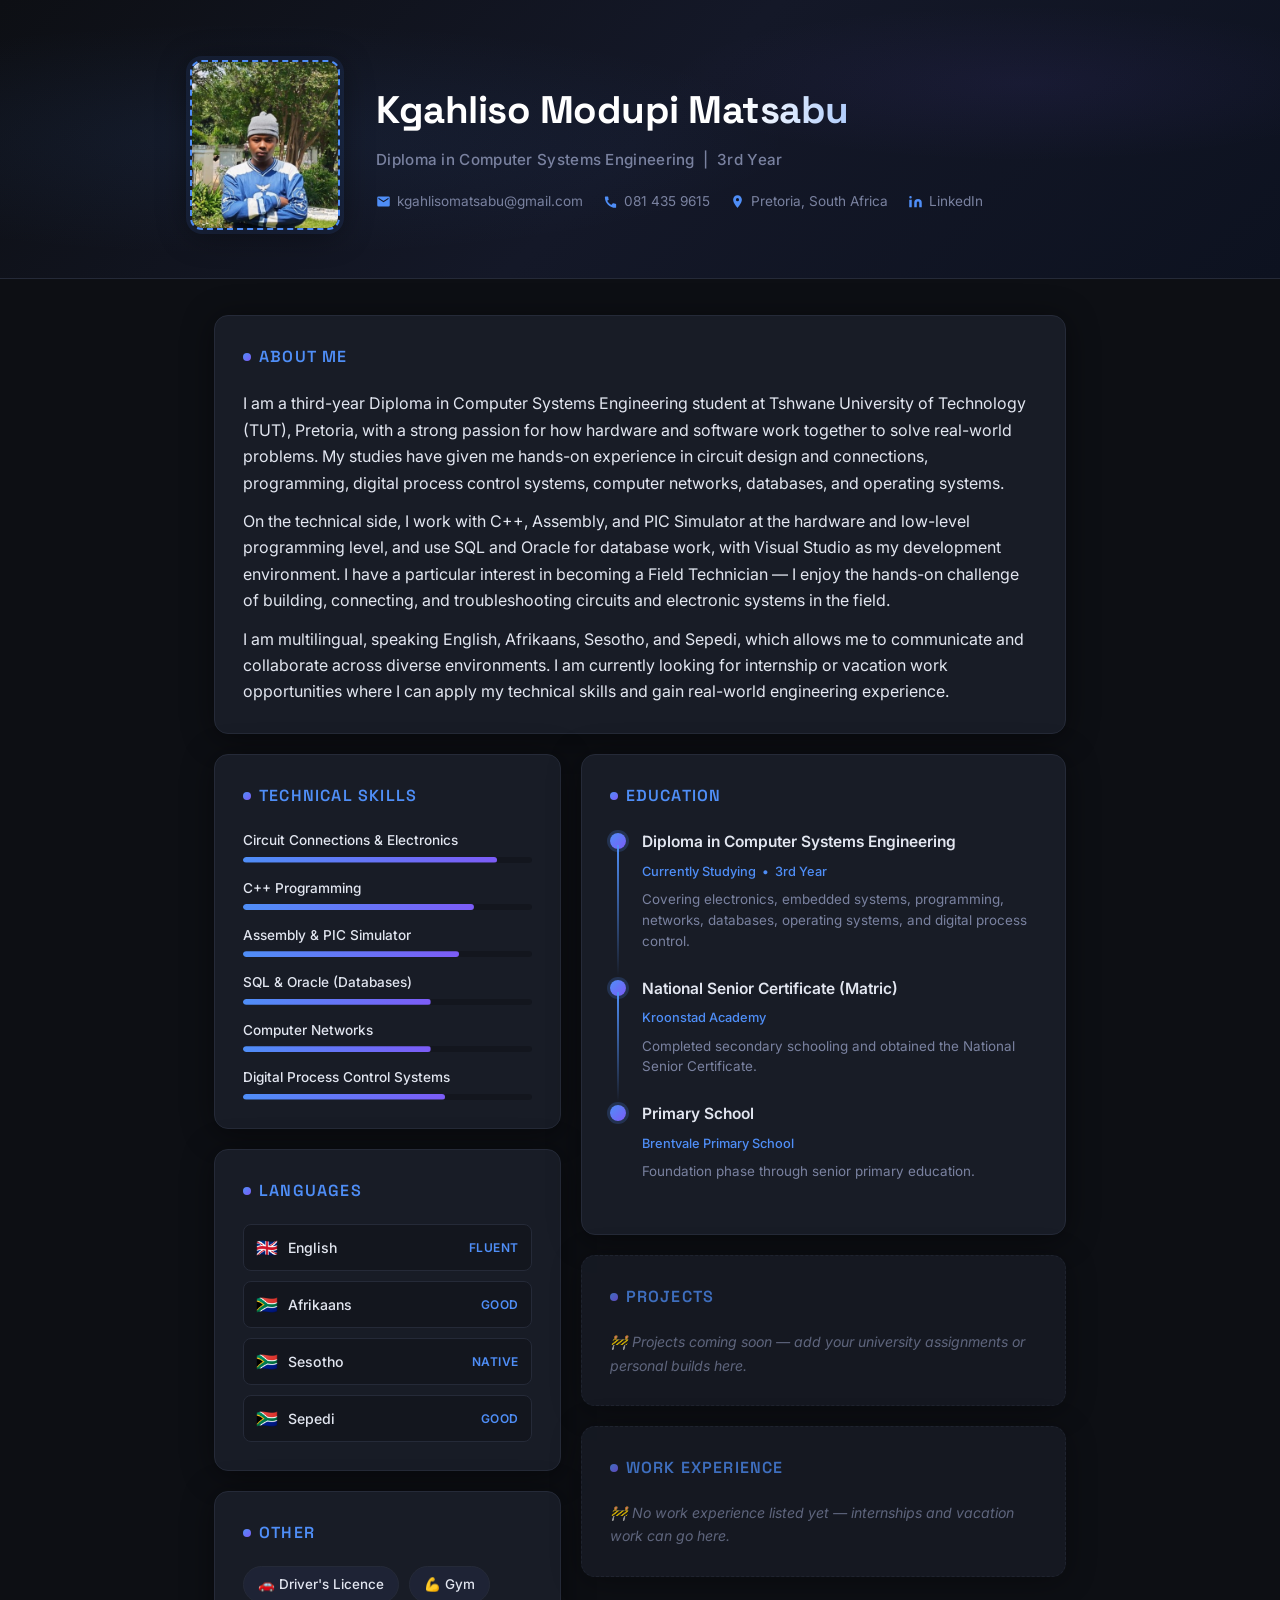
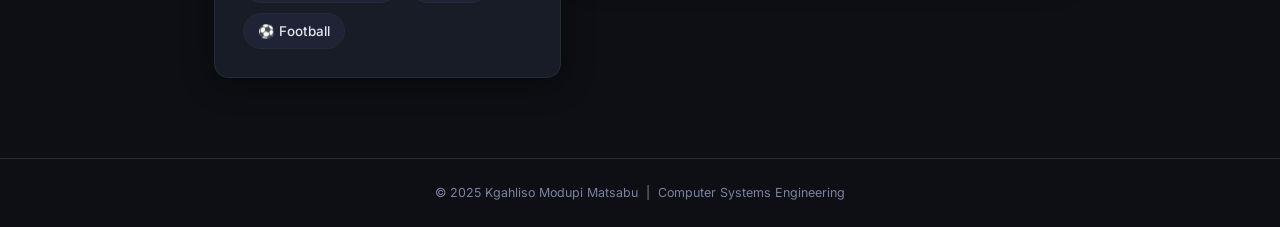
<file: index.html>
<!DOCTYPE html>
<html lang="en">
<head>
  <meta charset="UTF-8" />
  <meta name="viewport" content="width=device-width, initial-scale=1.0"/>
  <title>Kgahliso Matsabu – CV</title>
  <link rel="preconnect" href="https://fonts.googleapis.com">
  <link href="https://fonts.googleapis.com/css2?family=Inter:wght@300;400;500;600;700&family=Space+Grotesk:wght@400;500;700&display=swap" rel="stylesheet">
  <link rel="stylesheet" href="style.css" />
</head>
<body>

  <!-- HERO -->
  <header class="hero">
    <div class="hero-inner">
      <div class="avatar-wrap">
        <div class="avatar-box" id="avatarBox">
          <img src="kgahliso.jpeg" alt="Kgahliso Matsabu" style="width:100%;height:100%;object-fit:cover;border-radius:10px;">
        </div>
      </div>
      <div class="hero-text">
        <h1>Kgahliso Modupi Matsabu</h1>
        <p class="tagline">Diploma in Computer Systems Engineering &nbsp;|&nbsp; 3rd Year</p>
        <div class="contact-row">
          <a href="mailto:kgahlisomatsabu@gmail.com">
            <svg viewBox="0 0 24 24"><path d="M20 4H4a2 2 0 0 0-2 2v12a2 2 0 0 0 2 2h16a2 2 0 0 0 2-2V6a2 2 0 0 0-2-2zm0 4-8 5-8-5V6l8 5 8-5v2z"/></svg>
            kgahlisomatsabu@gmail.com
          </a>
          <a href="tel:+27814359615">
            <svg viewBox="0 0 24 24"><path d="M6.6 10.8a15.1 15.1 0 0 0 6.6 6.6l2.2-2.2a1 1 0 0 1 1-.25 11.4 11.4 0 0 0 3.6.6 1 1 0 0 1 1 1V21a1 1 0 0 1-1 1A17 17 0 0 1 3 5a1 1 0 0 1 1-1h3.5a1 1 0 0 1 1 1c0 1.25.2 2.45.6 3.6a1 1 0 0 1-.25 1L6.6 10.8z"/></svg>
            081 435 9615
          </a>
          <span class="contact-item">
            <svg viewBox="0 0 24 24"><path d="M12 2C8.13 2 5 5.13 5 9c0 5.25 7 13 7 13s7-7.75 7-13c0-3.87-3.13-7-7-7zm0 9.5A2.5 2.5 0 1 1 12 6.5a2.5 2.5 0 0 1 0 5z"/></svg>
            Pretoria, South Africa
          </span>
          <a href="https://www.linkedin.com/in/kgahliso-matsabu-0b2a4a337" target="_blank" id="linkedinLink">
            <svg viewBox="0 0 24 24"><path d="M16 8a6 6 0 0 1 6 6v7h-4v-7a2 2 0 0 0-2-2 2 2 0 0 0-2 2v7h-4v-7a6 6 0 0 1 6-6zM2 9h4v12H2zm2-6a2 2 0 1 1 0 4 2 2 0 0 1 0-4z"/></svg>
            LinkedIn
          </a>
        </div>
      </div>
    </div>
  </header>

  <main class="container">

    <!-- ABOUT -->
    <section class="card" id="about">
      <h2><span class="dot"></span>About Me</h2>
      <p>
        I am a third-year Diploma in Computer Systems Engineering student at Tshwane University of Technology (TUT),
        Pretoria, with a strong passion for how hardware and software work together to solve real-world problems.
        My studies have given me hands-on experience in circuit design and connections, programming, digital process
        control systems, computer networks, databases, and operating systems.
      </p>
      <p style="margin-top: 12px;">
        On the technical side, I work with C++, Assembly, and PIC Simulator at the hardware and low-level programming
        level, and use SQL and Oracle for database work, with Visual Studio as my development environment. I have a
        particular interest in becoming a Field Technician — I enjoy the hands-on challenge of building, connecting,
        and troubleshooting circuits and electronic systems in the field.
      </p>
      <p style="margin-top: 12px;">
        I am multilingual, speaking English, Afrikaans, Sesotho, and Sepedi, which allows me to communicate and
        collaborate across diverse environments. I am currently looking for internship or vacation work opportunities
        where I can apply my technical skills and gain real-world engineering experience.
      </p>
    </section>

    <div class="two-col">

      <div class="col-left">

        <!-- SKILLS -->
        <section class="card" id="skills">
          <h2><span class="dot"></span>Technical Skills</h2>
          <ul class="skill-list">
            <li>
              <span class="skill-name">Circuit Connections &amp; Electronics</span>
              <div class="bar-wrap"><div class="bar" style="--w:88%"></div></div>
            </li>
            <li>
              <span class="skill-name">C++ Programming</span>
              <div class="bar-wrap"><div class="bar" style="--w:80%"></div></div>
            </li>
            <li>
              <span class="skill-name">Assembly &amp; PIC Simulator</span>
              <div class="bar-wrap"><div class="bar" style="--w:75%"></div></div>
            </li>
            <li>
              <span class="skill-name">SQL &amp; Oracle (Databases)</span>
              <div class="bar-wrap"><div class="bar" style="--w:65%"></div></div>
            </li>
            <li>
              <span class="skill-name">Computer Networks</span>
              <div class="bar-wrap"><div class="bar" style="--w:65%"></div></div>
            </li>
            <li>
              <span class="skill-name">Digital Process Control Systems</span>
              <div class="bar-wrap"><div class="bar" style="--w:70%"></div></div>
            </li>
          </ul>
        </section>

        <!-- LANGUAGES -->
        <section class="card" id="languages">
          <h2><span class="dot"></span>Languages</h2>
          <div class="lang-grid">
            <div class="lang-item">
              <span class="flag">🇬🇧</span>
              <span>English</span>
              <span class="level">Fluent</span>
            </div>
            <div class="lang-item">
              <span class="flag">🇿🇦</span>
              <span>Afrikaans</span>
              <span class="level">Good</span>
            </div>
            <div class="lang-item">
              <span class="flag">🇿🇦</span>
              <span>Sesotho</span>
              <span class="level">Native</span>
            </div>
            <div class="lang-item">
              <span class="flag">🇿🇦</span>
              <span>Sepedi</span>
              <span class="level">Good</span>
            </div>
          </div>
        </section>

        <!-- EXTRAS -->
        <section class="card" id="extras">
          <h2><span class="dot"></span>Other</h2>
          <div class="tag-row">
            <span class="tag">🚗 Driver's Licence</span>
            <span class="tag">💪 Gym</span>
            <span class="tag">⚽ Football</span>
          </div>
        </section>

      </div>

      <div class="col-right">

        <!-- EDUCATION -->
        <section class="card" id="education">
          <h2><span class="dot"></span>Education</h2>

          <div class="timeline-item">
            <div class="tl-dot"></div>
            <div class="tl-body">
              <h3>Diploma in Computer Systems Engineering</h3>
              <span class="inst">Currently Studying &nbsp;•&nbsp; 3rd Year</span>
              <p class="tl-desc">Covering electronics, embedded systems, programming, networks, databases, operating systems, and digital process control.</p>
            </div>
          </div>

          <div class="timeline-item">
            <div class="tl-dot"></div>
            <div class="tl-body">
              <h3>National Senior Certificate (Matric)</h3>
              <span class="inst">Kroonstad Academy</span>
              <p class="tl-desc">Completed secondary schooling and obtained the National Senior Certificate.</p>
            </div>
          </div>

          <div class="timeline-item">
            <div class="tl-dot"></div>
            <div class="tl-body">
              <h3>Primary School</h3>
              <span class="inst">Brentvale Primary School</span>
              <p class="tl-desc">Foundation phase through senior primary education.</p>
            </div>
          </div>
        </section>

        <!-- PROJECTS PLACEHOLDER -->
        <section class="card placeholder-card" id="projects">
          <h2><span class="dot"></span>Projects</h2>
          <p class="placeholder-msg">
            🚧 Projects coming soon — add your university assignments or personal builds here.
          </p>
        </section>

        <!-- EXPERIENCE PLACEHOLDER -->
        <section class="card placeholder-card" id="experience">
          <h2><span class="dot"></span>Work Experience</h2>
          <p class="placeholder-msg">
            🚧 No work experience listed yet — internships and vacation work can go here.
          </p>
        </section>

      </div>
    </div>

  </main>

  <footer>
    <p>© 2025 Kgahliso Modupi Matsabu &nbsp;|&nbsp; Computer Systems Engineering</p>
  </footer>

  <script src="script.js"></script>
</body>
</html>
</file>
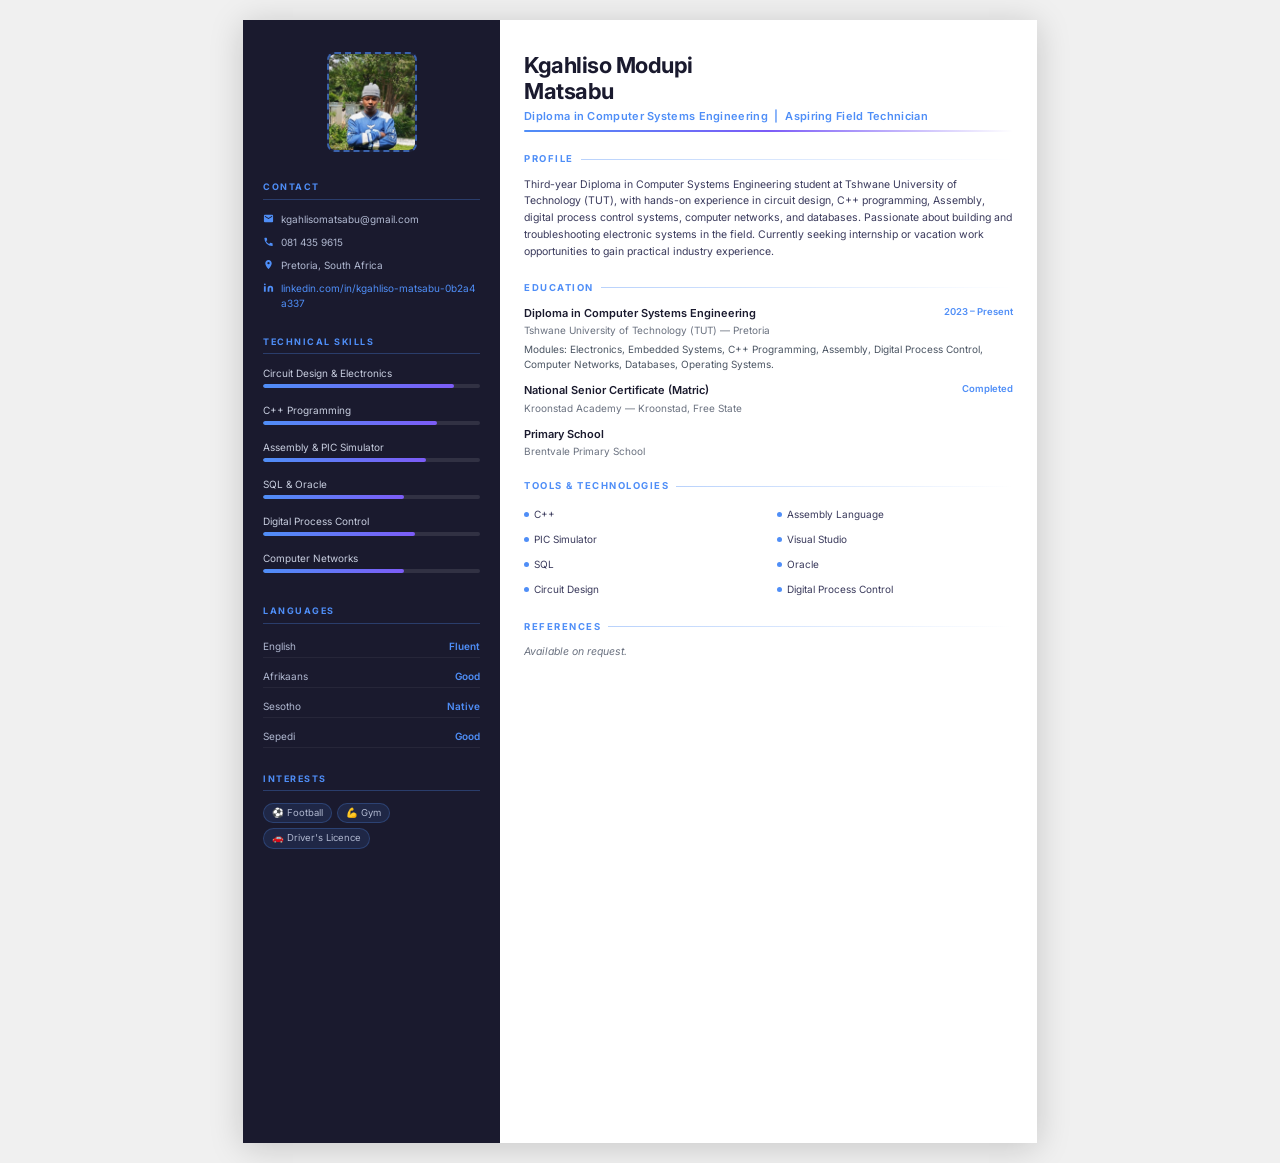
<file: resume.html>
<!DOCTYPE html>
<html lang="en">
<head>
  <meta charset="UTF-8"/>
  <meta name="viewport" content="width=device-width, initial-scale=1.0"/>
  <title>Kgahliso Matsabu – Resume</title>
  <link href="https://fonts.googleapis.com/css2?family=Inter:wght@300;400;500;600;700&display=swap" rel="stylesheet">
  <style>
    * { box-sizing: border-box; margin: 0; padding: 0; }

    body {
      font-family: 'Inter', sans-serif;
      background: #f0f0f0;
      color: #1a1a2e;
      font-size: 11.5px;
      line-height: 1.5;
    }

    .page {
      width: 210mm;
      min-height: 297mm;
      margin: 20px auto;
      background: #fff;
      display: grid;
      grid-template-columns: 68mm 1fr;
      box-shadow: 0 4px 32px rgba(0,0,0,.18);
    }

    /* ── LEFT SIDEBAR ── */
    .sidebar {
      background: #1a1a2e;
      color: #e2e6f0;
      padding: 32px 20px;
      display: flex;
      flex-direction: column;
      gap: 24px;
    }

    .photo-box {
      width: 90px;
      height: 100px;
      border-radius: 8px;
      border: 2px dashed rgba(79,142,247,.6);
      display: flex;
      flex-direction: column;
      align-items: center;
      justify-content: center;
      margin: 0 auto 4px;
      background: rgba(79,142,247,.07);
      cursor: pointer;
      overflow: hidden;
    }
    .photo-box svg { width: 28px; height: 28px; fill: rgba(255,255,255,.3); }
    .photo-box span { font-size: 9px; color: rgba(255,255,255,.35); margin-top: 4px; text-align: center; }
    .photo-box img { width: 100%; height: 100%; object-fit: cover; border-radius: 6px; }

    .s-section { display: flex; flex-direction: column; gap: 8px; }

    .s-title {
      font-size: 9px;
      font-weight: 700;
      text-transform: uppercase;
      letter-spacing: 1.5px;
      color: #4f8ef7;
      border-bottom: 1px solid rgba(79,142,247,.3);
      padding-bottom: 5px;
      margin-bottom: 4px;
    }

    .contact-item {
      display: flex;
      align-items: flex-start;
      gap: 7px;
      font-size: 10px;
      color: #b0b8d0;
      word-break: break-all;
    }
    .contact-item svg { width: 11px; height: 11px; fill: #4f8ef7; flex-shrink: 0; margin-top: 1px; }

    .skill-item { margin-bottom: 7px; }
    .skill-name { font-size: 10px; color: #c8cedf; margin-bottom: 3px; }
    .bar-wrap { height: 4px; background: rgba(255,255,255,.1); border-radius: 99px; overflow: hidden; }
    .bar { height: 100%; background: linear-gradient(90deg, #4f8ef7, #7c5cf7); border-radius: 99px; }

    .lang-item {
      display: flex;
      justify-content: space-between;
      font-size: 10px;
      color: #b0b8d0;
      padding: 3px 0;
      border-bottom: 1px solid rgba(255,255,255,.05);
    }
    .lang-level { color: #4f8ef7; font-weight: 600; }

    .tag-wrap { display: flex; flex-wrap: wrap; gap: 5px; }
    .tag {
      background: rgba(79,142,247,.12);
      border: 1px solid rgba(79,142,247,.25);
      border-radius: 20px;
      padding: 2px 8px;
      font-size: 9.5px;
      color: #b0b8d0;
    }

    /* ── RIGHT MAIN ── */
    .main {
      padding: 32px 24px;
      display: flex;
      flex-direction: column;
      gap: 20px;
    }

    .name-block h1 {
      font-size: 22px;
      font-weight: 700;
      color: #1a1a2e;
      letter-spacing: -.5px;
      line-height: 1.2;
    }
    .name-block p {
      font-size: 11px;
      color: #4f8ef7;
      font-weight: 600;
      margin-top: 3px;
      letter-spacing: .3px;
    }

    .divider {
      height: 2px;
      background: linear-gradient(90deg, #4f8ef7, #7c5cf7, transparent);
      border-radius: 99px;
      margin-top: 6px;
    }

    .section { display: flex; flex-direction: column; gap: 10px; }

    .section-title {
      font-size: 9.5px;
      font-weight: 700;
      text-transform: uppercase;
      letter-spacing: 1.5px;
      color: #4f8ef7;
      display: flex;
      align-items: center;
      gap: 7px;
    }
    .section-title::after {
      content: '';
      flex: 1;
      height: 1px;
      background: linear-gradient(90deg, rgba(79,142,247,.4), transparent);
    }

    .about-text {
      font-size: 10.5px;
      color: #3a3a5c;
      line-height: 1.6;
    }

    .edu-item, .exp-item { display: flex; flex-direction: column; gap: 2px; }
    .edu-top { display: flex; justify-content: space-between; align-items: flex-start; }
    .edu-title { font-size: 11px; font-weight: 600; color: #1a1a2e; }
    .edu-date { font-size: 9.5px; color: #4f8ef7; font-weight: 600; white-space: nowrap; }
    .edu-inst { font-size: 10px; color: #6b7280; }
    .edu-desc { font-size: 10px; color: #4b5563; margin-top: 2px; }

    .skills-grid {
      display: grid;
      grid-template-columns: 1fr 1fr;
      gap: 4px 16px;
    }
    .skill-tag {
      font-size: 10px;
      color: #3a3a5c;
      padding: 3px 0;
      display: flex;
      align-items: center;
      gap: 5px;
    }
    .skill-tag::before {
      content: '';
      width: 5px;
      height: 5px;
      border-radius: 50%;
      background: #4f8ef7;
      flex-shrink: 0;
    }

    .ref-text {
      font-size: 10.5px;
      color: #6b7280;
      font-style: italic;
    }

    /* ── PRINT ── */
    @media print {
      body { background: #fff; }
      .page { margin: 0; box-shadow: none; width: 100%; min-height: 100vh; }
    }
  </style>
</head>
<body>

<div class="page">

  <!-- SIDEBAR -->
  <aside class="sidebar">

    <!-- Photo -->
    <div class="photo-box" id="resumePhoto">
      <img src="kgahliso.jpeg" alt="Kgahliso Matsabu">
    </div>

    <!-- Contact -->
    <div class="s-section">
      <div class="s-title">Contact</div>
      <div class="contact-item">
        <svg viewBox="0 0 24 24"><path d="M20 4H4a2 2 0 0 0-2 2v12a2 2 0 0 0 2 2h16a2 2 0 0 0 2-2V6a2 2 0 0 0-2-2zm0 4-8 5-8-5V6l8 5 8-5v2z"/></svg>
        kgahlisomatsabu@gmail.com
      </div>
      <div class="contact-item">
        <svg viewBox="0 0 24 24"><path d="M6.6 10.8a15.1 15.1 0 0 0 6.6 6.6l2.2-2.2a1 1 0 0 1 1-.25 11.4 11.4 0 0 0 3.6.6 1 1 0 0 1 1 1V21a1 1 0 0 1-1 1A17 17 0 0 1 3 5a1 1 0 0 1 1-1h3.5a1 1 0 0 1 1 1c0 1.25.2 2.45.6 3.6a1 1 0 0 1-.25 1L6.6 10.8z"/></svg>
        081 435 9615
      </div>
      <div class="contact-item">
        <svg viewBox="0 0 24 24"><path d="M12 2C8.13 2 5 5.13 5 9c0 5.25 7 13 7 13s7-7.75 7-13c0-3.87-3.13-7-7-7zm0 9.5A2.5 2.5 0 1 1 12 6.5a2.5 2.5 0 0 1 0 5z"/></svg>
        Pretoria, South Africa
      </div>
      <div class="contact-item">
        <svg viewBox="0 0 24 24"><path d="M16 8a6 6 0 0 1 6 6v7h-4v-7a2 2 0 0 0-2-2 2 2 0 0 0-2 2v7h-4v-7a6 6 0 0 1 6-6zM2 9h4v12H2zm2-6a2 2 0 1 1 0 4 2 2 0 0 1 0-4z"/></svg>
        <a href="https://www.linkedin.com/in/kgahliso-matsabu-0b2a4a337" target="_blank" style="color:#4f8ef7; text-decoration:none; word-break:break-all;">linkedin.com/in/kgahliso-matsabu-0b2a4a337</a>
      </div>
    </div>

    <!-- Skills -->
    <div class="s-section">
      <div class="s-title">Technical Skills</div>
      <div class="skill-item">
        <div class="skill-name">Circuit Design &amp; Electronics</div>
        <div class="bar-wrap"><div class="bar" style="width:88%"></div></div>
      </div>
      <div class="skill-item">
        <div class="skill-name">C++ Programming</div>
        <div class="bar-wrap"><div class="bar" style="width:80%"></div></div>
      </div>
      <div class="skill-item">
        <div class="skill-name">Assembly &amp; PIC Simulator</div>
        <div class="bar-wrap"><div class="bar" style="width:75%"></div></div>
      </div>
      <div class="skill-item">
        <div class="skill-name">SQL &amp; Oracle</div>
        <div class="bar-wrap"><div class="bar" style="width:65%"></div></div>
      </div>
      <div class="skill-item">
        <div class="skill-name">Digital Process Control</div>
        <div class="bar-wrap"><div class="bar" style="width:70%"></div></div>
      </div>
      <div class="skill-item">
        <div class="skill-name">Computer Networks</div>
        <div class="bar-wrap"><div class="bar" style="width:65%"></div></div>
      </div>
    </div>

    <!-- Languages -->
    <div class="s-section">
      <div class="s-title">Languages</div>
      <div class="lang-item"><span>English</span><span class="lang-level">Fluent</span></div>
      <div class="lang-item"><span>Afrikaans</span><span class="lang-level">Good</span></div>
      <div class="lang-item"><span>Sesotho</span><span class="lang-level">Native</span></div>
      <div class="lang-item"><span>Sepedi</span><span class="lang-level">Good</span></div>
    </div>

    <!-- Interests -->
    <div class="s-section">
      <div class="s-title">Interests</div>
      <div class="tag-wrap">
        <span class="tag">⚽ Football</span>
        <span class="tag">💪 Gym</span>
        <span class="tag">🚗 Driver's Licence</span>
      </div>
    </div>

  </aside>

  <!-- MAIN -->
  <main class="main">

    <!-- Name -->
    <div class="name-block">
      <h1>Kgahliso Modupi<br>Matsabu</h1>
      <p>Diploma in Computer Systems Engineering &nbsp;|&nbsp; Aspiring Field Technician</p>
      <div class="divider"></div>
    </div>

    <!-- Profile -->
    <div class="section">
      <div class="section-title">Profile</div>
      <p class="about-text">
        Third-year Diploma in Computer Systems Engineering student at Tshwane University of Technology (TUT),
        with hands-on experience in circuit design, C++ programming, Assembly, digital process control systems,
        computer networks, and databases. Passionate about building and troubleshooting electronic systems in
        the field. Currently seeking internship or vacation work opportunities to gain practical industry experience.
      </p>
    </div>

    <!-- Education -->
    <div class="section">
      <div class="section-title">Education</div>

      <div class="edu-item">
        <div class="edu-top">
          <span class="edu-title">Diploma in Computer Systems Engineering</span>
          <span class="edu-date">2023 – Present</span>
        </div>
        <span class="edu-inst">Tshwane University of Technology (TUT) — Pretoria</span>
        <span class="edu-desc">Modules: Electronics, Embedded Systems, C++ Programming, Assembly, Digital Process Control, Computer Networks, Databases, Operating Systems.</span>
      </div>

      <div class="edu-item">
        <div class="edu-top">
          <span class="edu-title">National Senior Certificate (Matric)</span>
          <span class="edu-date">Completed</span>
        </div>
        <span class="edu-inst">Kroonstad Academy — Kroonstad, Free State</span>
      </div>

      <div class="edu-item">
        <div class="edu-top">
          <span class="edu-title">Primary School</span>
          <span class="edu-date"></span>
        </div>
        <span class="edu-inst">Brentvale Primary School</span>
      </div>
    </div>

    <!-- Tools -->
    <div class="section">
      <div class="section-title">Tools &amp; Technologies</div>
      <div class="skills-grid">
        <span class="skill-tag">C++</span>
        <span class="skill-tag">Assembly Language</span>
        <span class="skill-tag">PIC Simulator</span>
        <span class="skill-tag">Visual Studio</span>
        <span class="skill-tag">SQL</span>
        <span class="skill-tag">Oracle</span>
        <span class="skill-tag">Circuit Design</span>
        <span class="skill-tag">Digital Process Control</span>
      </div>
    </div>

    <!-- References -->
    <div class="section">
      <div class="section-title">References</div>
      <p class="ref-text">Available on request.</p>
    </div>

  </main>
</div>

<script>
  function uploadPhoto() {
    const input = document.createElement('input');
    input.type = 'file';
    input.accept = 'image/*';
    input.onchange = (e) => {
      const file = e.target.files[0];
      if (!file) return;
      const reader = new FileReader();
      reader.onload = (ev) => {
        const box = document.getElementById('resumePhoto');
        box.innerHTML = `<img src="${ev.target.result}" alt="Photo">`;
        box.onclick = null;
      };
      reader.readAsDataURL(file);
    };
    input.click();
  }
</script>

</body>
</html>
</file>
<file: style.css>
/* ===== RESET & BASE ===== */
*, *::before, *::after { box-sizing: border-box; margin: 0; padding: 0; }

:root {
  --bg:        #0d0f14;
  --bg2:       #13161e;
  --card:      #181c26;
  --border:    #252a38;
  --accent:    #4f8ef7;
  --accent2:   #7c5cf7;
  --text:      #e2e6f0;
  --muted:     #7a82a0;
  --tag-bg:    #1e2335;
  --radius:    14px;
  --shadow:    0 4px 32px rgba(0,0,0,.45);
}

html { scroll-behavior: smooth; }

body {
  font-family: 'Inter', sans-serif;
  background: var(--bg);
  color: var(--text);
  line-height: 1.65;
  min-height: 100vh;
}

a {
  color: var(--accent);
  text-decoration: none;
  transition: color .2s;
}
a:hover { color: #fff; }

/* ===== HERO ===== */
.hero {
  background: linear-gradient(135deg, #0d0f14 0%, #141828 50%, #0d1220 100%);
  border-bottom: 1px solid var(--border);
  padding: 60px 24px 48px;
  position: relative;
  overflow: hidden;
}

.hero::before {
  content: '';
  position: absolute;
  inset: 0;
  background:
    radial-gradient(ellipse 60% 60% at 20% 50%, rgba(79,142,247,.08) 0%, transparent 70%),
    radial-gradient(ellipse 40% 40% at 80% 30%, rgba(124,92,247,.07) 0%, transparent 70%);
  pointer-events: none;
}

.hero-inner {
  max-width: 900px;
  margin: 0 auto;
  display: flex;
  align-items: center;
  gap: 36px;
  position: relative;
  z-index: 1;
}

/* Avatar */
.avatar-wrap { flex-shrink: 0; }

.avatar-box {
  width: 150px;
  height: 170px;
  border-radius: 12px;
  border: 2px dashed var(--accent);
  background: var(--card);
  display: flex;
  align-items: center;
  justify-content: center;
  cursor: pointer;
  transition: border-color .2s, background .2s, transform .2s;
  overflow: hidden;
  box-shadow: 0 0 0 4px rgba(79,142,247,.1), var(--shadow);
}

.avatar-box:hover {
  border-color: #fff;
  background: rgba(79,142,247,.07);
  transform: scale(1.02);
}

.avatar-inner {
  display: flex;
  flex-direction: column;
  align-items: center;
  gap: 10px;
  pointer-events: none;
}

.avatar-icon {
  width: 44px;
  height: 44px;
  fill: var(--muted);
}

.avatar-label {
  font-size: .75rem;
  color: var(--muted);
  text-align: center;
  letter-spacing: .3px;
}

.avatar-box img {
  width: 100%;
  height: 100%;
  object-fit: cover;
  border-radius: 10px;
}

/* Hero text */
.hero-text h1 {
  font-family: 'Space Grotesk', sans-serif;
  font-size: clamp(1.6rem, 4vw, 2.4rem);
  font-weight: 700;
  letter-spacing: -.5px;
  background: linear-gradient(90deg, #fff 60%, var(--accent));
  -webkit-background-clip: text;
  -webkit-text-fill-color: transparent;
  background-clip: text;
}

.tagline {
  margin-top: 6px;
  color: var(--muted);
  font-size: .95rem;
  font-weight: 500;
  letter-spacing: .3px;
}

.contact-row {
  margin-top: 18px;
  display: flex;
  flex-wrap: wrap;
  gap: 10px 20px;
  align-items: center;
}

.contact-row a,
.contact-item {
  display: flex;
  align-items: center;
  gap: 6px;
  font-size: .85rem;
  color: var(--muted);
  transition: color .2s;
}
.contact-row a:hover { color: var(--accent); }

.contact-row svg {
  width: 15px;
  height: 15px;
  fill: var(--accent);
  flex-shrink: 0;
}

.linkedin-placeholder .badge {
  font-size: .7rem;
  background: var(--accent2);
  color: #fff;
  padding: 1px 6px;
  border-radius: 20px;
  margin-left: 2px;
}

/* ===== MAIN CONTAINER ===== */
.container {
  max-width: 900px;
  margin: 0 auto;
  padding: 36px 24px 60px;
}

/* ===== CARDS ===== */
.card {
  background: var(--card);
  border: 1px solid var(--border);
  border-radius: var(--radius);
  padding: 28px;
  margin-bottom: 20px;
  box-shadow: var(--shadow);
  transition: border-color .25s;
}
.card:hover { border-color: rgba(79,142,247,.3); }

.card h2 {
  font-family: 'Space Grotesk', sans-serif;
  font-size: 1rem;
  font-weight: 600;
  text-transform: uppercase;
  letter-spacing: 1.2px;
  color: var(--accent);
  margin-bottom: 20px;
  display: flex;
  align-items: center;
  gap: 8px;
}

.dot {
  width: 8px;
  height: 8px;
  border-radius: 50%;
  background: linear-gradient(135deg, var(--accent), var(--accent2));
  display: inline-block;
  flex-shrink: 0;
}

/* Placeholder cards */
.placeholder-card {
  border-style: dashed;
  border-color: var(--border);
  opacity: .75;
}
.placeholder-msg {
  color: var(--muted);
  font-size: .88rem;
  font-style: italic;
}

/* ===== TWO-COLUMN LAYOUT ===== */
.two-col {
  display: grid;
  grid-template-columns: 1fr 1.4fr;
  gap: 0 20px;
  align-items: start;
}

/* ===== SKILLS ===== */
.skill-list {
  list-style: none;
  display: flex;
  flex-direction: column;
  gap: 14px;
}

.skill-name {
  display: block;
  font-size: .85rem;
  font-weight: 500;
  margin-bottom: 5px;
  color: var(--text);
}

.bar-wrap {
  height: 6px;
  background: var(--bg2);
  border-radius: 99px;
  overflow: hidden;
}

.bar {
  height: 100%;
  width: var(--w);
  background: linear-gradient(90deg, var(--accent), var(--accent2));
  border-radius: 99px;
  animation: growBar .9s ease forwards;
  transform-origin: left;
}

@keyframes growBar {
  from { clip-path: inset(0 100% 0 0); }
  to   { clip-path: inset(0 0% 0 0); }
}

/* ===== LANGUAGES ===== */
.lang-grid {
  display: flex;
  flex-direction: column;
  gap: 10px;
}

.lang-item {
  display: flex;
  align-items: center;
  gap: 10px;
  font-size: .88rem;
  padding: 8px 12px;
  background: var(--bg2);
  border-radius: 8px;
  border: 1px solid var(--border);
}

.flag { font-size: 1.1rem; }

.lang-item span:nth-child(2) {
  flex: 1;
  font-weight: 500;
}

.level {
  font-size: .75rem;
  color: var(--accent);
  font-weight: 600;
  letter-spacing: .5px;
  text-transform: uppercase;
}

/* ===== TAGS (Extras) ===== */
.tag-row {
  display: flex;
  flex-wrap: wrap;
  gap: 10px;
}

.tag {
  background: var(--tag-bg);
  border: 1px solid var(--border);
  border-radius: 20px;
  padding: 6px 14px;
  font-size: .84rem;
  color: var(--text);
  font-weight: 500;
  transition: border-color .2s, background .2s;
}
.tag:hover {
  border-color: var(--accent);
  background: rgba(79,142,247,.08);
}

/* ===== TIMELINE (Education) ===== */
.timeline-item {
  display: flex;
  gap: 16px;
  padding-bottom: 24px;
  position: relative;
}

.timeline-item:not(:last-child)::after {
  content: '';
  position: absolute;
  left: 7px;
  top: 16px;
  bottom: 0;
  width: 2px;
  background: linear-gradient(to bottom, var(--accent), transparent);
}

.tl-dot {
  width: 16px;
  height: 16px;
  border-radius: 50%;
  background: linear-gradient(135deg, var(--accent), var(--accent2));
  flex-shrink: 0;
  margin-top: 4px;
  box-shadow: 0 0 0 3px rgba(79,142,247,.2);
}

.tl-body h3 {
  font-size: .97rem;
  font-weight: 600;
  color: var(--text);
  margin-bottom: 2px;
}

.inst {
  font-size: .8rem;
  color: var(--accent);
  font-weight: 500;
}

.tl-desc {
  margin-top: 6px;
  font-size: .84rem;
  color: var(--muted);
  line-height: 1.55;
}

/* ===== FOOTER ===== */
footer {
  text-align: center;
  padding: 24px;
  font-size: .78rem;
  color: var(--muted);
  border-top: 1px solid var(--border);
}

/* ===== RESPONSIVE ===== */
@media (max-width: 680px) {
  .hero-inner {
    flex-direction: column;
    text-align: center;
  }
  .contact-row { justify-content: center; }
  .two-col { grid-template-columns: 1fr; }
}
</file>
